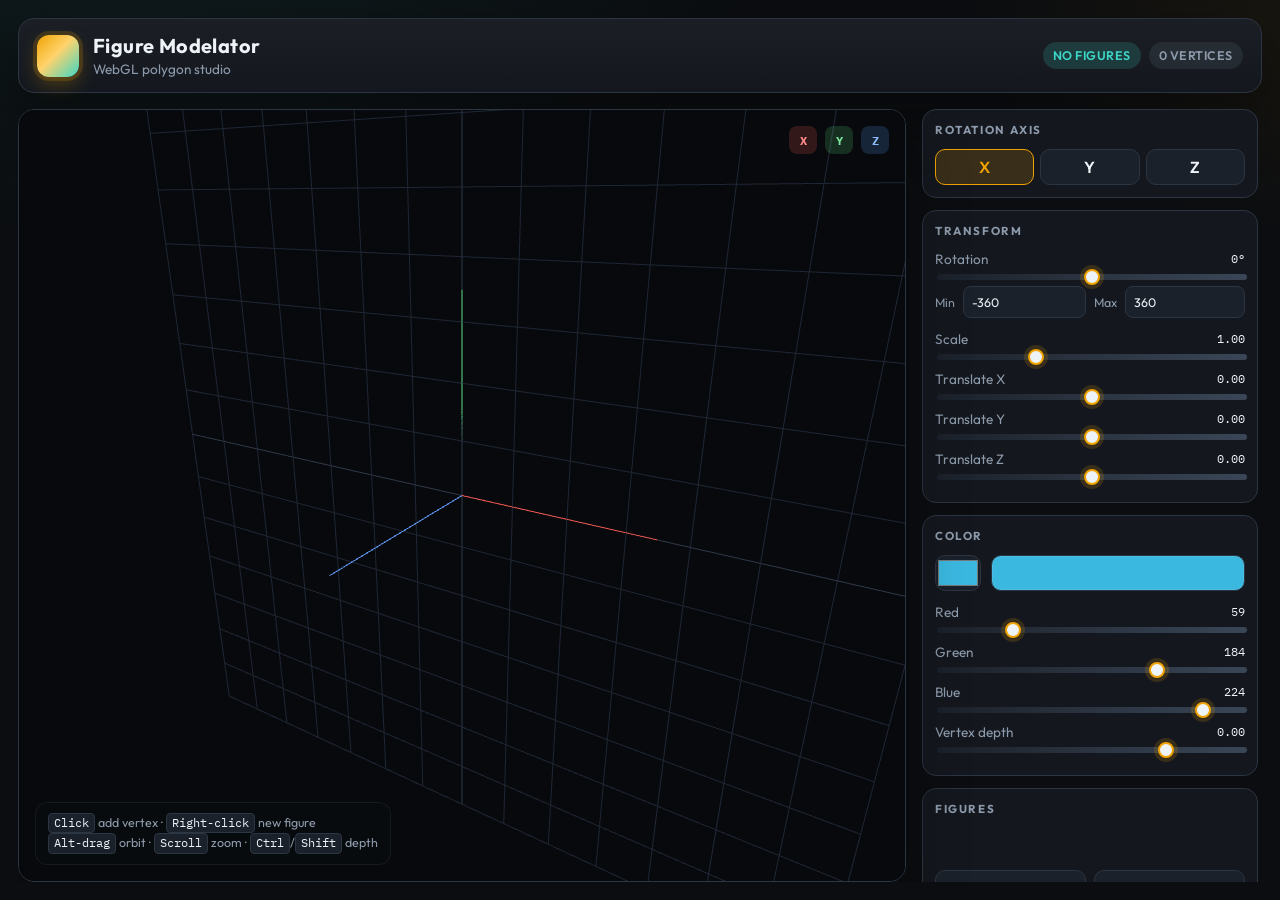
<file: index.html>
<!DOCTYPE html>
<html lang="en">
<head>
  <meta charset="utf-8">
  <meta name="viewport" content="width=device-width, initial-scale=1">
  <title>Figure Modelator</title>
  <meta name="description" content="Click-to-sculpt 3D polygons in the browser with WebGL.">
  <link rel="preconnect" href="https://fonts.googleapis.com">
  <link rel="preconnect" href="https://fonts.gstatic.com" crossorigin>
  <link href="https://fonts.googleapis.com/css2?family=IBM+Plex+Mono:wght@400;500&family=Outfit:wght@400;500;600;700&display=swap" rel="stylesheet">
  <link rel="icon" href="data:image/svg+xml,%3Csvg xmlns='http://www.w3.org/2000/svg' viewBox='0 0 32 32'%3E%3Crect rx='8' width='32' height='32' fill='%2314181e'/%3E%3Cpath d='M6 24 L16 6 L26 24 Z' fill='%23f0a202'/%3E%3Cpath d='M10 24 L22 24 L16 12 Z' fill='%233dd6c6'/%3E%3C/svg%3E">
  <link rel="stylesheet" href="styles.css">
</head>
<body>
  <div class="app">
    <header class="topbar">
      <div class="brand">
        <span class="brand-mark" aria-hidden="true"></span>
        <div>
          <h1>Figure Modelator</h1>
          <p>WebGL polygon studio</p>
        </div>
      </div>
      <div class="topbar-status">
        <span class="pill" id="figure-pill">No figures</span>
        <span class="pill pill-mute" id="vertex-pill">0 vertices</span>
      </div>
    </header>

    <div class="workspace">
      <section class="viewport" aria-label="3D viewport">
        <canvas id="webgl">Please use a browser that supports canvas and WebGL.</canvas>
        <div class="hud">
          <p><kbd>Click</kbd> add vertex · <kbd>Right-click</kbd> new figure</p>
          <p><kbd>Alt-drag</kbd> orbit · <kbd>Scroll</kbd> zoom · <kbd>Ctrl</kbd>/<kbd>Shift</kbd> depth</p>
        </div>
        <div class="axis-legend" aria-hidden="true">
          <span class="ax ax-x">X</span>
          <span class="ax ax-y">Y</span>
          <span class="ax ax-z">Z</span>
        </div>
      </section>

      <aside class="dock">
        <section class="panel">
          <h2>Rotation axis</h2>
          <div class="segmented" role="radiogroup" aria-label="Rotation axis">
            <label><input type="radio" name="axis" value="x" checked> X</label>
            <label><input type="radio" name="axis" value="y"> Y</label>
            <label><input type="radio" name="axis" value="z"> Z</label>
          </div>
        </section>

        <section class="panel">
          <h2>Transform</h2>
          <label class="control">
            <span>Rotation <em id="rotation-value">0°</em></span>
            <input type="range" id="rotation" min="-360" max="360" step="1" value="0">
          </label>
          <div class="range-limits">
            <label>Min <input type="number" id="rotation-min" value="-360" step="10"></label>
            <label>Max <input type="number" id="rotation-max" value="360" step="10"></label>
          </div>
          <label class="control">
            <span>Scale <em id="scale-value">1.00</em></span>
            <input type="range" id="scale" min="0.1" max="3" step="0.05" value="1">
          </label>
          <label class="control">
            <span>Translate X <em id="tx-value">0.00</em></span>
            <input type="range" id="tx" min="-2" max="2" step="0.05" value="0">
          </label>
          <label class="control">
            <span>Translate Y <em id="ty-value">0.00</em></span>
            <input type="range" id="ty" min="-2" max="2" step="0.05" value="0">
          </label>
          <label class="control">
            <span>Translate Z <em id="tz-value">0.00</em></span>
            <input type="range" id="tz" min="-2" max="2" step="0.05" value="0">
          </label>
        </section>

        <section class="panel">
          <h2>Color</h2>
          <div class="color-row">
            <input type="color" id="color-picker" value="#3bb8e0" aria-label="Figure color">
            <div class="swatch" id="swatch"></div>
          </div>
          <label class="control">
            <span>Red <em id="r-value">59</em></span>
            <input type="range" id="red" class="slider-red" min="0" max="255" step="1" value="59">
          </label>
          <label class="control">
            <span>Green <em id="g-value">184</em></span>
            <input type="range" id="green" class="slider-green" min="0" max="255" step="1" value="184">
          </label>
          <label class="control">
            <span>Blue <em id="b-value">224</em></span>
            <input type="range" id="blue" class="slider-blue" min="0" max="255" step="1" value="224">
          </label>
          <label class="control">
            <span>Vertex depth <em id="depth-value">0.00</em></span>
            <input type="range" id="depth" min="-1.5" max="0.5" step="0.05" value="0">
          </label>
        </section>

        <section class="panel">
          <h2>Figures</h2>
          <div class="figure-list" id="figure-list"></div>
          <div class="actions">
            <button type="button" id="prev-figure">Previous</button>
            <button type="button" id="next-figure">Next</button>
            <button type="button" id="new-figure" class="primary">New figure</button>
            <button type="button" id="delete-figure" class="danger">Delete</button>
            <button type="button" id="restart">Reset scene</button>
          </div>
        </section>

        <section class="panel log-panel">
          <h2>Activity</h2>
          <div class="log" id="log" role="log" aria-live="polite"></div>
        </section>
      </aside>
    </div>
  </div>

  <script src="lib/webgl-utils.js"></script>
  <script src="lib/webgl-debug.js"></script>
  <script src="lib/cuon-utils.js"></script>
  <script src="lib/cuon-matrix.js"></script>
  <script src="app.js"></script>
</body>
</html>
</file>
<file: styles.css>
:root {
  --bg: #0b0d10;
  --bg-elev: #14181e;
  --bg-elev-2: #1b212a;
  --line: #2c3542;
  --text: #eef3f8;
  --muted: #8d9aab;
  --amber: #f0a202;
  --amber-dim: rgba(240, 162, 2, 0.16);
  --teal: #3dd6c6;
  --teal-dim: rgba(61, 214, 198, 0.16);
  --danger: #ff6b6b;
  --danger-dim: rgba(255, 107, 107, 0.14);
  --shadow: 0 24px 60px rgba(0, 0, 0, 0.35);
  --radius: 16px;
  --font: "Outfit", "Segoe UI", sans-serif;
  --mono: "IBM Plex Mono", ui-monospace, monospace;
}

* {
  box-sizing: border-box;
}

html,
body {
  margin: 0;
  height: 100%;
  background:
    radial-gradient(1200px 600px at 10% -10%, rgba(61, 214, 198, 0.08), transparent 55%),
    radial-gradient(900px 500px at 110% 0%, rgba(240, 162, 2, 0.08), transparent 50%),
    var(--bg);
  color: var(--text);
  font-family: var(--font);
}

.app {
  display: flex;
  flex-direction: column;
  height: 100vh;
  max-height: 100vh;
  overflow: hidden;
  padding: 18px;
  gap: 16px;
}

.topbar {
  display: flex;
  align-items: center;
  justify-content: space-between;
  gap: 16px;
  padding: 14px 18px;
  background: linear-gradient(180deg, rgba(255, 255, 255, 0.03), transparent), var(--bg-elev);
  border: 1px solid var(--line);
  border-radius: var(--radius);
  box-shadow: var(--shadow);
}

.brand {
  display: flex;
  align-items: center;
  gap: 14px;
}

.brand-mark {
  width: 42px;
  height: 42px;
  border-radius: 12px;
  background:
    linear-gradient(135deg, var(--amber), #ffd36b 45%, var(--teal));
  box-shadow: 0 0 0 4px var(--amber-dim), 0 8px 18px rgba(240, 162, 2, 0.25);
}

.brand h1 {
  margin: 0;
  font-size: 1.25rem;
  letter-spacing: 0.02em;
}

.brand p {
  margin: 2px 0 0;
  color: var(--muted);
  font-size: 0.85rem;
}

.topbar-status {
  display: flex;
  gap: 8px;
  flex-wrap: wrap;
}

.pill {
  padding: 6px 10px;
  border-radius: 999px;
  background: var(--teal-dim);
  color: var(--teal);
  font-size: 0.78rem;
  font-weight: 600;
  letter-spacing: 0.04em;
  text-transform: uppercase;
}

.pill-mute {
  background: rgba(141, 154, 171, 0.12);
  color: var(--muted);
}

.workspace {
  flex: 1 1 0;
  min-height: 0;
  display: grid;
  grid-template-columns: minmax(0, 1fr) 340px;
  grid-template-rows: minmax(0, 1fr);
  gap: 16px;
  overflow: hidden;
}

.viewport {
  position: relative;
  min-height: 0;
  height: 100%;
  border-radius: var(--radius);
  overflow: hidden;
  border: 1px solid var(--line);
  background: #07090c;
  box-shadow: inset 0 0 80px rgba(61, 214, 198, 0.05), var(--shadow);
}

#webgl {
  position: absolute;
  inset: 0;
  display: block;
  width: 100%;
  height: 100%;
  cursor: crosshair;
  touch-action: none;
}

.hud {
  position: absolute;
  left: 16px;
  bottom: 16px;
  padding: 10px 12px;
  border-radius: 12px;
  background: rgba(11, 13, 16, 0.72);
  border: 1px solid rgba(255, 255, 255, 0.06);
  backdrop-filter: blur(8px);
  color: var(--muted);
  font-size: 0.78rem;
  line-height: 1.45;
  pointer-events: none;
}

.hud p {
  margin: 0;
}

kbd {
  display: inline-block;
  padding: 1px 5px;
  border-radius: 4px;
  background: var(--bg-elev-2);
  border: 1px solid var(--line);
  color: var(--text);
  font-family: var(--mono);
  font-size: 0.72rem;
}

.axis-legend {
  position: absolute;
  top: 16px;
  right: 16px;
  display: flex;
  gap: 8px;
  pointer-events: none;
}

.ax {
  width: 28px;
  height: 28px;
  display: grid;
  place-items: center;
  border-radius: 8px;
  font-size: 0.72rem;
  font-weight: 700;
  font-family: var(--mono);
}

.ax-x { background: rgba(255, 92, 92, 0.18); color: #ff8b8b; }
.ax-y { background: rgba(92, 220, 132, 0.18); color: #7be39a; }
.ax-z { background: rgba(92, 164, 255, 0.18); color: #8cbcff; }

.dock {
  display: flex;
  flex-direction: column;
  gap: 12px;
  min-height: 0;
  height: 100%;
  overflow: auto;
  padding-right: 4px;
}

.panel {
  padding: 12px;
  background: var(--bg-elev);
  border: 1px solid var(--line);
  border-radius: 14px;
}

.panel h2 {
  margin: 0 0 12px;
  font-size: 0.72rem;
  font-weight: 700;
  letter-spacing: 0.14em;
  text-transform: uppercase;
  color: var(--muted);
}

.segmented {
  display: grid;
  grid-template-columns: repeat(3, 1fr);
  gap: 6px;
}

.segmented label {
  display: flex;
  align-items: center;
  justify-content: center;
  height: 36px;
  border-radius: 10px;
  background: var(--bg-elev-2);
  border: 1px solid var(--line);
  cursor: pointer;
  font-weight: 600;
}

.segmented input {
  position: absolute;
  opacity: 0;
  pointer-events: none;
}

.segmented label:has(input:checked) {
  background: var(--amber-dim);
  border-color: var(--amber);
  color: var(--amber);
}

.control {
  display: flex;
  flex-direction: column;
  gap: 4px;
  margin-bottom: 8px;
  font-size: 0.85rem;
}

.control span {
  display: flex;
  justify-content: space-between;
  color: var(--muted);
}

.control em {
  font-style: normal;
  color: var(--text);
  font-family: var(--mono);
  font-size: 0.78rem;
}

input[type="range"] {
  -webkit-appearance: none;
  appearance: none;
  width: 100%;
  height: 6px;
  border-radius: 999px;
  background: linear-gradient(90deg, var(--bg-elev-2), #3a4656);
  outline: none;
}

input[type="range"]::-webkit-slider-thumb {
  -webkit-appearance: none;
  width: 16px;
  height: 16px;
  border-radius: 50%;
  background: var(--text);
  border: 2px solid var(--amber);
  box-shadow: 0 0 0 4px var(--amber-dim);
  cursor: pointer;
}

input[type="range"]::-moz-range-track {
  height: 6px;
  border-radius: 999px;
  background: #3a4656;
}

input[type="range"]::-moz-range-thumb {
  width: 16px;
  height: 16px;
  border-radius: 50%;
  background: var(--text);
  border: 2px solid var(--amber);
  box-shadow: 0 0 0 4px var(--amber-dim);
  cursor: pointer;
}

.slider-red::-webkit-slider-thumb { border-color: #ff6b6b; box-shadow: 0 0 0 4px var(--danger-dim); }
.slider-green::-webkit-slider-thumb { border-color: #3dd6a0; box-shadow: 0 0 0 4px var(--teal-dim); }
.slider-blue::-webkit-slider-thumb { border-color: #5aa7ff; box-shadow: 0 0 0 4px rgba(90, 167, 255, 0.18); }

.range-limits {
  display: grid;
  grid-template-columns: 1fr 1fr;
  gap: 8px;
  margin: -4px 0 12px;
}

.range-limits label {
  display: flex;
  align-items: center;
  gap: 8px;
  color: var(--muted);
  font-size: 0.78rem;
}

.range-limits input,
.actions button,
input[type="color"] {
  font: inherit;
}

.range-limits input {
  width: 100%;
  height: 32px;
  padding: 0 8px;
  border-radius: 8px;
  border: 1px solid var(--line);
  background: var(--bg-elev-2);
  color: var(--text);
}

.color-row {
  display: flex;
  align-items: center;
  gap: 10px;
  margin-bottom: 12px;
}

input[type="color"] {
  width: 46px;
  height: 36px;
  padding: 0;
  border: 1px solid var(--line);
  border-radius: 10px;
  background: var(--bg-elev-2);
  cursor: pointer;
}

.swatch {
  flex: 1;
  height: 36px;
  border-radius: 10px;
  border: 1px solid var(--line);
  background: #3bb8e0;
  box-shadow: inset 0 0 0 1px rgba(255, 255, 255, 0.08);
}

.figure-list {
  display: flex;
  flex-wrap: wrap;
  gap: 6px;
  min-height: 32px;
  margin-bottom: 10px;
}

.figure-chip {
  border: 1px solid var(--line);
  background: var(--bg-elev-2);
  color: var(--text);
  border-radius: 999px;
  padding: 4px 10px;
  font-size: 0.75rem;
  cursor: pointer;
}

.figure-chip.active {
  border-color: var(--teal);
  background: var(--teal-dim);
  color: var(--teal);
}

.actions {
  display: grid;
  grid-template-columns: 1fr 1fr;
  gap: 8px;
}

.actions button {
  height: 36px;
  border-radius: 10px;
  border: 1px solid var(--line);
  background: var(--bg-elev-2);
  color: var(--text);
  cursor: pointer;
}

.actions button:hover {
  border-color: #4a5666;
}

.actions .primary {
  background: var(--amber-dim);
  border-color: var(--amber);
  color: var(--amber);
  font-weight: 600;
}

.actions .danger {
  background: var(--danger-dim);
  border-color: var(--danger);
  color: var(--danger);
}

.actions #restart {
  grid-column: 1 / -1;
}

.log-panel .log {
  max-height: 110px;
  overflow: auto;
  font-family: var(--mono);
  font-size: 0.72rem;
  line-height: 1.55;
  color: #c9d4e0;
}

.log div {
  padding: 2px 0;
  border-bottom: 1px solid rgba(44, 53, 66, 0.6);
}

@media (max-width: 980px) {
  html,
  body,
  .app {
    height: auto;
    max-height: none;
    overflow: auto;
  }

  .workspace {
    grid-template-columns: 1fr;
    overflow: visible;
  }

  .viewport {
    position: relative;
    min-height: 420px;
    height: 420px;
  }

  #webgl {
    position: absolute;
  }

  .dock {
    max-height: none;
    height: auto;
  }
}
</file>
